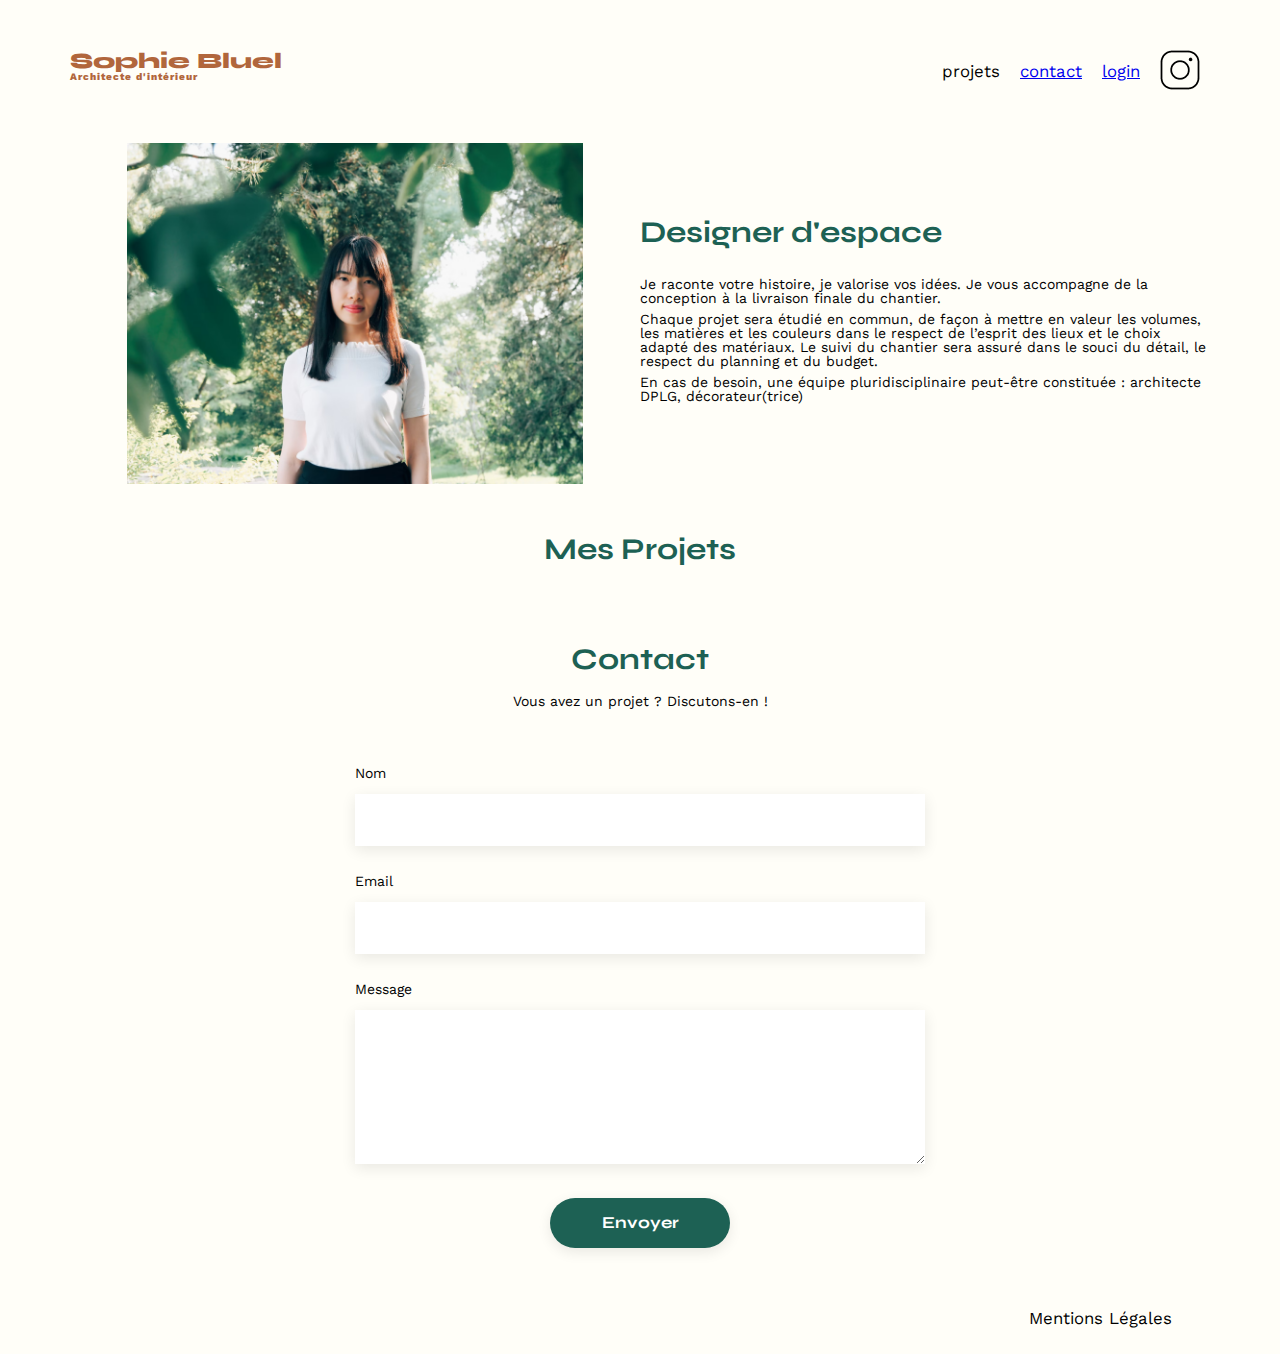
<file: Portfolio-architecte-sophie-bluel-master/FrontEnd/index.html>
<!DOCTYPE html>
<html lang="fr">
    <head>
        <meta charset="UTF-8" />
        <title>Sophie Bluel - Architecte d'intérieur</title>
        <meta name="viewport" content="width=device-width, initial-scale=1.0" />
        <link rel="preconnect" href="https://fonts.googleapis.com" />
        <link rel="preconnect" href="https://fonts.gstatic.com" crossorigin />
        <link
            href="https://fonts.googleapis.com/css2?family=Syne:wght@700;800&family=Work+Sans&display=swap"
            rel="stylesheet"
        />
        <meta name="description" content="" />
        <link rel="stylesheet" href="./assets/style.css" />
    </head>
    <body>
        <header>
            <h1>Sophie Bluel <span>Architecte d'intérieur</span></h1>
            <nav>
                <ul>
                    <li>projets</li>
                    <li><a href="#contact">contact</a></li>
                    <li><a href="login.html" id="pageLogin">login</a></li>
                    <li>
                        <img
                            src="./assets/icons/instagram.png"
                            alt="Instagram"
                        />
                    </li>
                </ul>
            </nav>
        </header>
        <main>
            <section id="introduction">
                <figure>
                    <img src="./assets/images/sophie-bluel.png" alt="" />
                </figure>
                <article>
                    <h2>Designer d'espace</h2>
                    <p>
                        Je raconte votre histoire, je valorise vos idées. Je
                        vous accompagne de la conception à la livraison finale
                        du chantier.
                    </p>
                    <p>
                        Chaque projet sera étudié en commun, de façon à mettre
                        en valeur les volumes, les matières et les couleurs dans
                        le respect de l’esprit des lieux et le choix adapté des
                        matériaux. Le suivi du chantier sera assuré dans le
                        souci du détail, le respect du planning et du budget.
                    </p>
                    <p>
                        En cas de besoin, une équipe pluridisciplinaire
                        peut-être constituée : architecte DPLG,
                        décorateur(trice)
                    </p>
                </article>
            </section>
            <section id="portfolio">
                <h2>Mes Projets</h2>
                <div id="buttonsContainer"></div>
                <div class="gallery"></div>
            </section>
            <section id="contact">
                <h2>Contact</h2>
                <p>Vous avez un projet ? Discutons-en !</p>
                <form action="#" method="post">
                    <label for="name">Nom</label>
                    <input type="text" name="name" id="name" />
                    <label for="email">Email</label>
                    <input type="email" name="email" id="email" />
                    <label for="message">Message</label>
                    <textarea
                        name="message"
                        id="message"
                        cols="30"
                        rows="10"
                    ></textarea>
                    <input type="submit" value="Envoyer" />
                </form>
            </section>
        </main>

        <footer>
            <nav>
                <ul>
                    <li>Mentions Légales</li>
                </ul>
            </nav>
        </footer>
        <script src="../Backend/assets/index.js"></script>
        <script src="../Backend/assets/login.js"></script>
    </body>
</html>
</file>
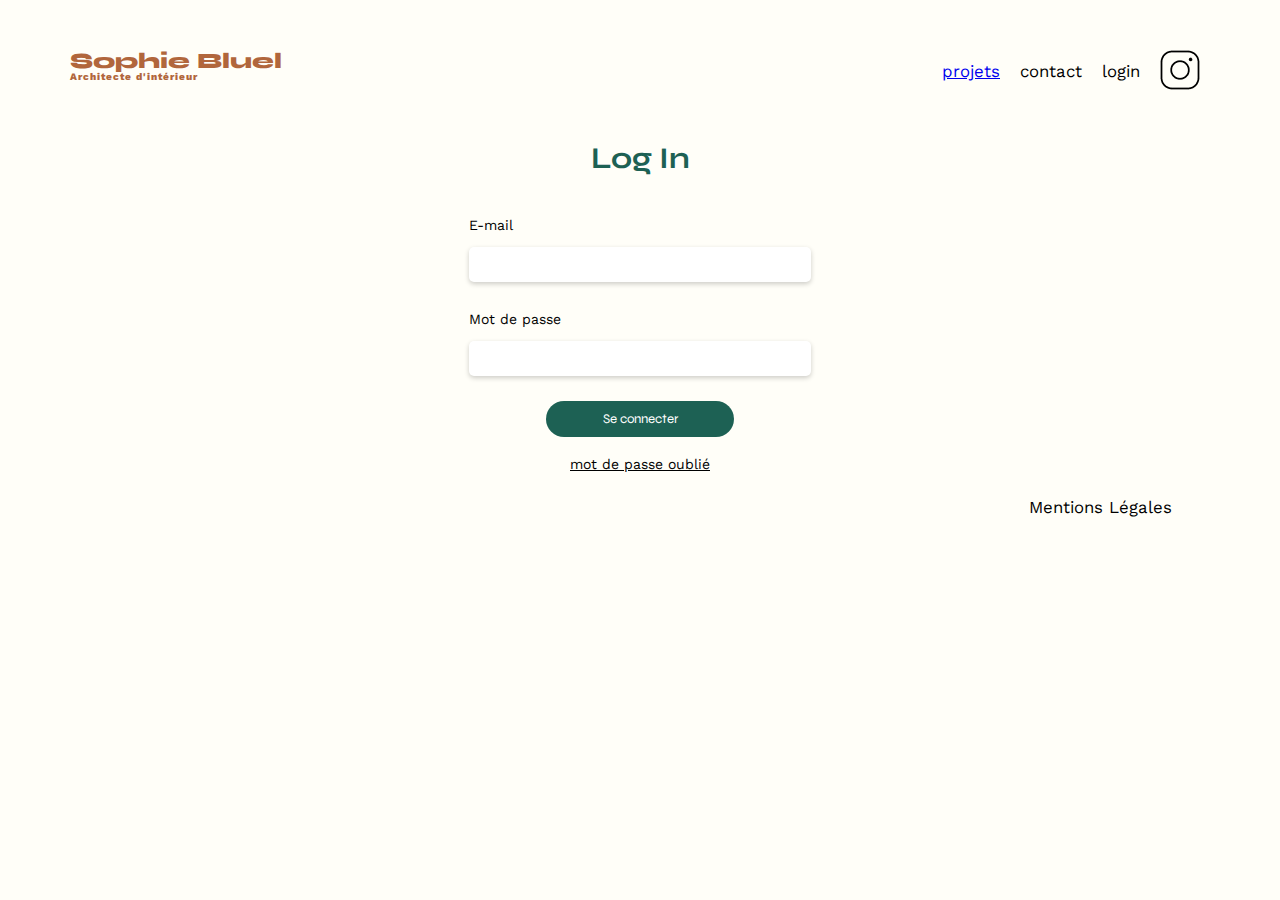
<file: Portfolio-architecte-sophie-bluel-master/FrontEnd/login.html>
<!DOCTYPE html>
<html lang="fr">
    <head>
        <meta charset="UTF-8" />
        <title>Sophie Bluel - Architecte d'intérieur</title>
        <meta name="viewport" content="width=device-width, initial-scale=1.0" />
        <link
            rel="stylesheet"
            href="https://cdnjs.cloudflare.com/ajax/libs/font-awesome/6.2.1/css/all.min.css"
            integrity="sha512-MV7K8+y+gLIBoVD59lQIYicR65iaqukzvf/nwasF0nqhPay5w/9lJmVM2hMDcnK1OnMGCdVK+iQrJ7lzPJQd1w=="
            crossorigin="anonymous"
            referrerpolicy="no-referrer"
        />
        <link rel="preconnect" href="https://fonts.googleapis.com" />
        <link rel="preconnect" href="https://fonts.gstatic.com" crossorigin />
        <link
            href="https://fonts.googleapis.com/css2?family=Syne:wght@700;800&family=Work+Sans&display=swap"
            rel="stylesheet"
        />
        <meta name="deaion" content="" />
        <link rel="stylesheet" href="./assets/style.css" />
    </head>
    <body>
        <header>
            <h1>Sophie Bluel <span>Architecte d'intérieur</span></h1>
            <nav>
                <ul>
                    <li><a href="index.html">projets</a></li>
                    <li>contact</li>
                    <li>login</li>
                    <li>
                        <img
                            src="./assets/icons/instagram.png"
                            alt="Instagram"
                        />
                    </li>
                </ul>
            </nav>
        </header>
        <main>
            <form class="formLogin" method="post">
                <h2>Log In</h2>
                <label for="email">E-mail</label>
                <input type="email" id="email" name="email" class="email" />
                <div id="error-message"></div>
                <label for="password">Mot de passe</label>
                <input
                    type="text"
                    id="password"
                    name="password"
                    class="password"
                />
                <div class="bas">
                    <button id="btnLogin" class="btnLogin">Se connecter</button>
                    <a>mot de passe oublié</a>
                </div>
            </form>
        </main>
        <footer>
            <nav>
                <ul>
                    <li>Mentions Légales</li>
                </ul>
            </nav>
        </footer>
        <script src="../Backend/assets/index.js"></script>
        <script src="../Backend/assets/login.js"></script>
    </body>
</html>
</file>
<file: Portfolio-architecte-sophie-bluel-master/FrontEnd/assets/style.css>
/* http://meyerweb.com/eric/tools/css/reset/
   v2.0 | 20110126
   License: none (public domain)
*/

html,
body,
div,
span,
applet,
object,
iframe,
h1,
h2,
h3,
h4,
h5,
h6,
p,
blockquote,
pre,
a,
abbr,
acronym,
address,
big,
cite,
code,
del,
dfn,
em,
img,
ins,
kbd,
q,
s,
samp,
small,
strike,
strong,
sub,
sup,
tt,
var,
b,
u,
i,
center,
dl,
dt,
dd,
ol,
ul,
li,
fieldset,
form,
label,
legend,
table,
caption,
tbody,
tfoot,
thead,
tr,
th,
td,
article,
aside,
canvas,
details,
embed,
figure,
figcaption,
footer,
header,
hgroup,
menu,
nav,
output,
ruby,
section,
summary,
time,
mark,
audio,
video {
    margin: 0;
    padding: 0;
    border: 0;
    font-size: 100%;
    font: inherit;
    vertical-align: baseline;
    background-color: #fffef8;
}
/* HTML5 display-role reset for older browsers */
article,
aside,
details,
figcaption,
figure,
footer,
header,
hgroup,
menu,
nav,
section {
    display: block;
}
body {
    line-height: 1;
}
ol,
ul {
    list-style: none;
}
blockquote,
q {
    quotes: none;
}
blockquote:before,
blockquote:after,
q:before,
q:after {
    content: "";
    content: none;
}
table {
    border-collapse: collapse;
    border-spacing: 0;
}
/** end reset css**/
body {
    max-width: 1140px;
    margin: auto;
    font-family: "Work Sans";
    font-size: 14px;
}
header {
    display: flex;
    justify-content: space-between;
    margin: 50px 0;
}
section {
    margin: 50px 0;
}

h1 {
    display: flex;
    flex-direction: column;
    font-family: "Syne";
    font-size: 22px;
    font-weight: 800;
    color: #b1663c;
}

h1 > span {
    font-family: "Work Sans";
    font-size: 10px;
    letter-spacing: 0.1em;
}

h2 {
    font-family: "Syne";
    font-weight: 700;
    font-size: 30px;
    color: #1d6154;
}
nav ul {
    display: flex;
    align-items: center;
    list-style-type: none;
}
nav li {
    padding: 0 10px;
    font-size: 1.2em;
}

li:hover {
    color: #b1663c;
}
#introduction {
    display: flex;
    align-items: center;
}
#introduction figure {
    flex: 1;
}
#introduction img {
    display: block;
    margin: auto;
    width: 80%;
}

#introduction article {
    flex: 1;
}
#introduction h2 {
    margin-bottom: 1em;
}

#introduction p {
    margin-bottom: 0.5em;
}
#portfolio h2 {
    text-align: center;
    margin-bottom: 1em;
}
.gallery {
    width: 100%;
    display: grid;
    grid-template-columns: 1fr 1fr 1fr;
    grid-column-gap: 20px;
    grid-row-gap: 20px;
}

.gallery img {
    width: 100%;
}
#contact {
    width: 50%;
    margin: auto;
}
#contact > * {
    text-align: center;
}
#contact h2 {
    margin-bottom: 20px;
}
#contact form {
    text-align: left;
    margin-top: 30px;
    display: flex;
    flex-direction: column;
}

#contact input {
    height: 50px;
    font-size: 1.2em;
    border: none;
    box-shadow: 0px 4px 14px rgba(0, 0, 0, 0.09);
}
#contact label {
    margin: 2em 0 1em 0;
}
#contact textarea {
    border: none;
    box-shadow: 0px 4px 14px rgba(0, 0, 0, 0.09);
}

input[type="submit"] {
    font-family: "Syne";
    font-weight: 700;
    color: white;
    background-color: #1d6154;
    margin: 2em auto;
    width: 180px;
    text-align: center;
    border-radius: 60px;
}

footer nav ul {
    display: flex;
    justify-content: flex-end;
    margin: 2em;
}

/*page de login*/

.formLogin {
    display: flex;
    flex-direction: column;

    margin: 0px 35%;
    gap: 15px;
}

.formLogin h2 {
    margin-bottom: 30px;
    text-align: center;
}

.formLogin a {
    text-decoration: underline;
}

.email,
.password {
    width: 100%;
    padding: 10px;
    border: none;
    border-radius: 5px;
    box-shadow: 0 2px 5px rgba(0, 0, 0, 0.2);
    box-sizing: border-box;
}

.btnLogin {
    width: 55%;
    border-radius: 50px;
    background: #1d6154;
    color: #ffffff;
    padding: 10px;
    border: none;
    cursor: pointer;
    font-family: "Syne";
}

.bas {
    display: flex;
    flex-direction: column;
    align-items: center;
    gap: 20px;
    margin-top: 10px;
}

/*bouton de tri*/

#buttonsContainer {
    display: flex;
    justify-content: center;
}

#buttonsContainer button {
    border-radius: 60px;
    background: none;
    color: #1d6154;
    padding: 10px 5px;
    border: 1px solid #1d6154;
    cursor: pointer;
    font-family: "Syne";
    font-size: 16px;
    margin: 0px 10px 30px 0px;
    padding: 10px 32px;
}

#buttonsContainer button:hover {
    color: #fffef8;
    background: #1d6154;
}

#buttonsContainer button.active {
    color: #fffef8;
    background: #1d6154;
}
</file>
